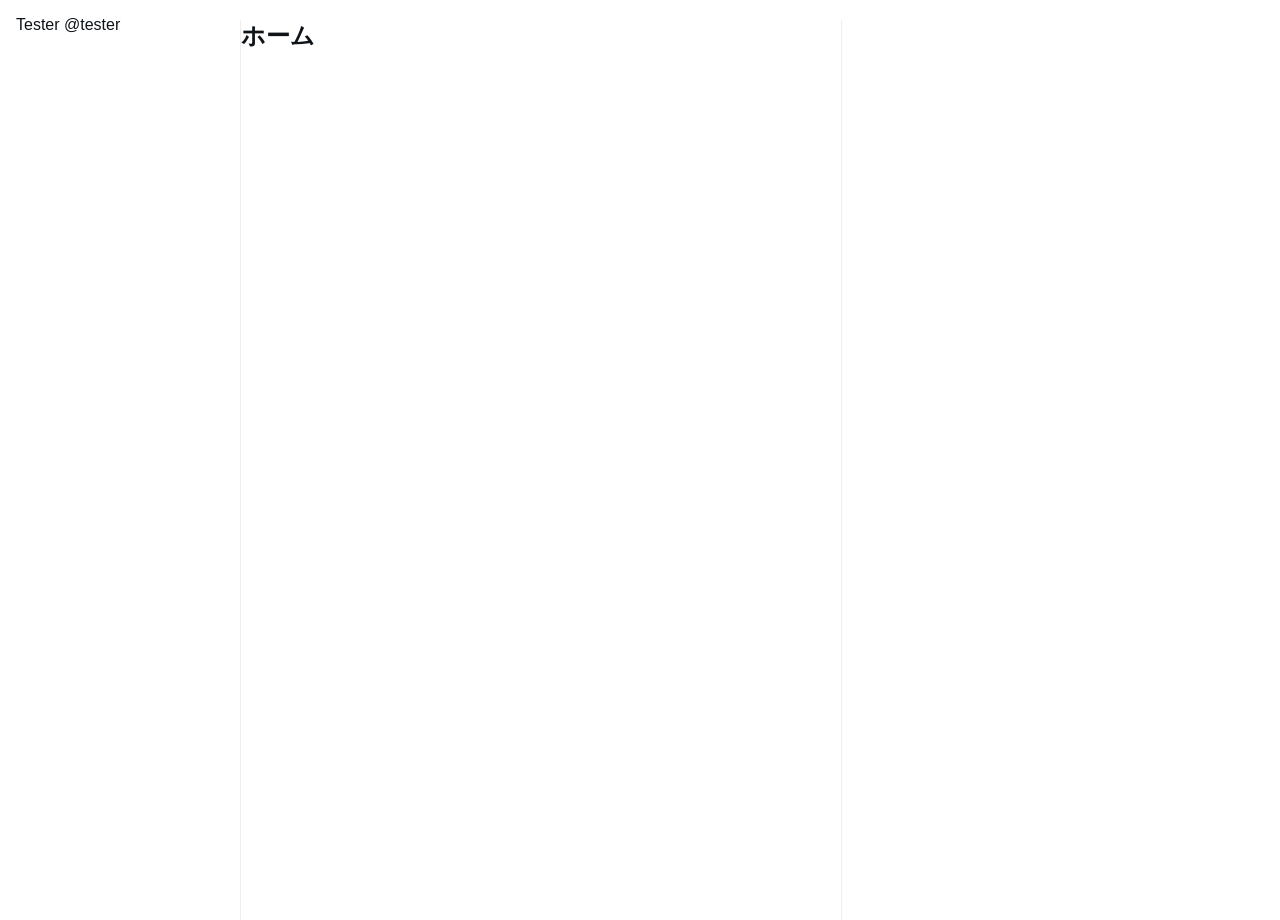
<file: test/mock-x/index.html>
<!doctype html>
<html lang="ja">
  <head>
    <meta charset="utf-8">
    <title>Mock X</title>
    <style>
      body { margin: 0; font-family: -apple-system, sans-serif; background: #fff; color: #0f1419; }
      body.dark { background: #000; color: #e7e9ea; }
      nav { position: fixed; top: 0; left: 0; width: 220px; padding: 16px; }
      [data-testid="primaryColumn"] { margin-left: 240px; width: 600px; border-left: 1px solid #eee; border-right: 1px solid #eee; min-height: 100vh; }
      .list { position: relative; }
      [data-testid="UserCell"] { position: absolute; left: 0; right: 0; box-sizing: border-box; padding: 12px 16px; border-bottom: 1px solid #eee; display: flex; gap: 8px; align-items: center; }
      [data-testid="UserCell"] a { color: inherit; text-decoration: none; }
      [data-testid="userFollowIndicator"] { font-size: 12px; background: #eee; padding: 1px 4px; border-radius: 4px; color: #536471; }
      [role="alertdialog"] { position: fixed; inset: 0; display: grid; place-items: center; background: rgba(0,0,0,.4); }
      .spinner { padding: 20px; text-align: center; }
    </style>
  </head>
  <body>
    <nav>
      <div data-testid="SideNav_AccountSwitcher_Button"><span>Tester</span> <span>@tester</span></div>
    </nav>
    <main><div data-testid="primaryColumn"><div id="view"></div></div></main>
    <script src="/test/mock-x/mock-x.js"></script>
    <script src="/test/mock-x/harness.js"></script>
  </body>
</html>
</file>
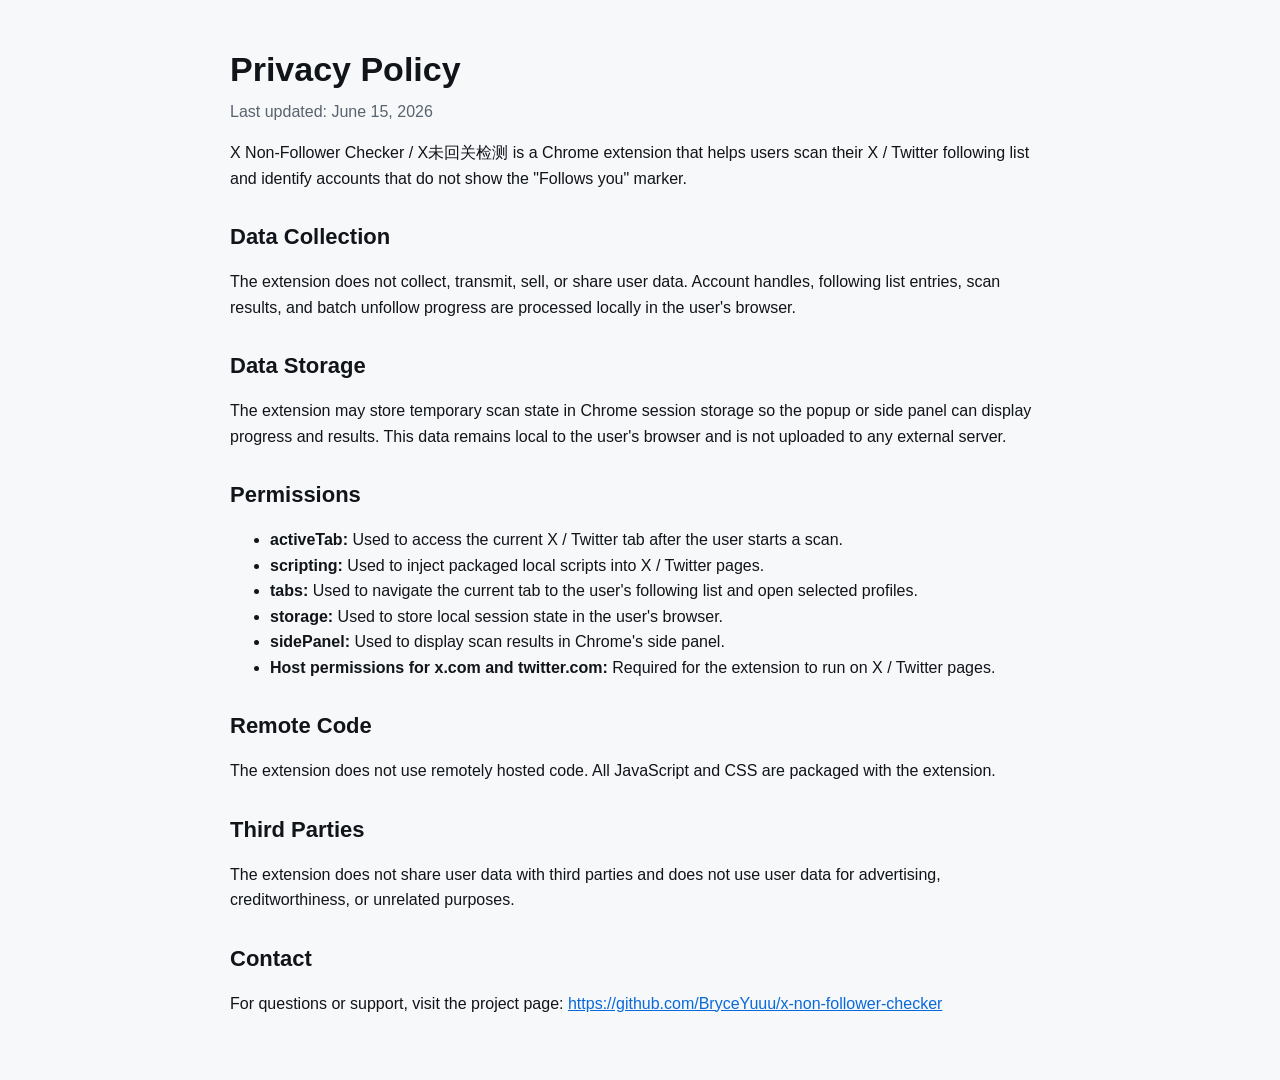
<file: docs/privacy.html>
<!doctype html>
<html lang="en">
  <head>
    <meta charset="utf-8">
    <meta name="viewport" content="width=device-width, initial-scale=1">
    <title>Privacy Policy - X Non-Follower Checker</title>
    <style>
      body {
        margin: 0;
        background: #f6f8fa;
        color: #111418;
        font-family: -apple-system, BlinkMacSystemFont, "Segoe UI", sans-serif;
        line-height: 1.6;
      }
      main {
        max-width: 820px;
        margin: 0 auto;
        padding: 48px 20px;
      }
      h1,
      h2 {
        line-height: 1.25;
      }
      h1 {
        margin: 0 0 8px;
        font-size: 34px;
      }
      h2 {
        margin-top: 32px;
        font-size: 22px;
      }
      p,
      li {
        font-size: 16px;
      }
      .updated {
        color: #59636e;
        margin-top: 0;
      }
      a {
        color: #0969da;
      }
    </style>
  </head>
  <body>
    <main>
      <h1>Privacy Policy</h1>
      <p class="updated">Last updated: June 15, 2026</p>

      <p>
        X Non-Follower Checker / X未回关检测 is a Chrome extension that helps users scan their X / Twitter following list and identify accounts that do not show the "Follows you" marker.
      </p>

      <h2>Data Collection</h2>
      <p>
        The extension does not collect, transmit, sell, or share user data. Account handles, following list entries, scan results, and batch unfollow progress are processed locally in the user's browser.
      </p>

      <h2>Data Storage</h2>
      <p>
        The extension may store temporary scan state in Chrome session storage so the popup or side panel can display progress and results. This data remains local to the user's browser and is not uploaded to any external server.
      </p>

      <h2>Permissions</h2>
      <ul>
        <li><strong>activeTab:</strong> Used to access the current X / Twitter tab after the user starts a scan.</li>
        <li><strong>scripting:</strong> Used to inject packaged local scripts into X / Twitter pages.</li>
        <li><strong>tabs:</strong> Used to navigate the current tab to the user's following list and open selected profiles.</li>
        <li><strong>storage:</strong> Used to store local session state in the user's browser.</li>
        <li><strong>sidePanel:</strong> Used to display scan results in Chrome's side panel.</li>
        <li><strong>Host permissions for x.com and twitter.com:</strong> Required for the extension to run on X / Twitter pages.</li>
      </ul>

      <h2>Remote Code</h2>
      <p>
        The extension does not use remotely hosted code. All JavaScript and CSS are packaged with the extension.
      </p>

      <h2>Third Parties</h2>
      <p>
        The extension does not share user data with third parties and does not use user data for advertising, creditworthiness, or unrelated purposes.
      </p>

      <h2>Contact</h2>
      <p>
        For questions or support, visit the project page:
        <a href="https://github.com/BryceYuuu/x-non-follower-checker">https://github.com/BryceYuuu/x-non-follower-checker</a>
      </p>
    </main>
  </body>
</html>
</file>
